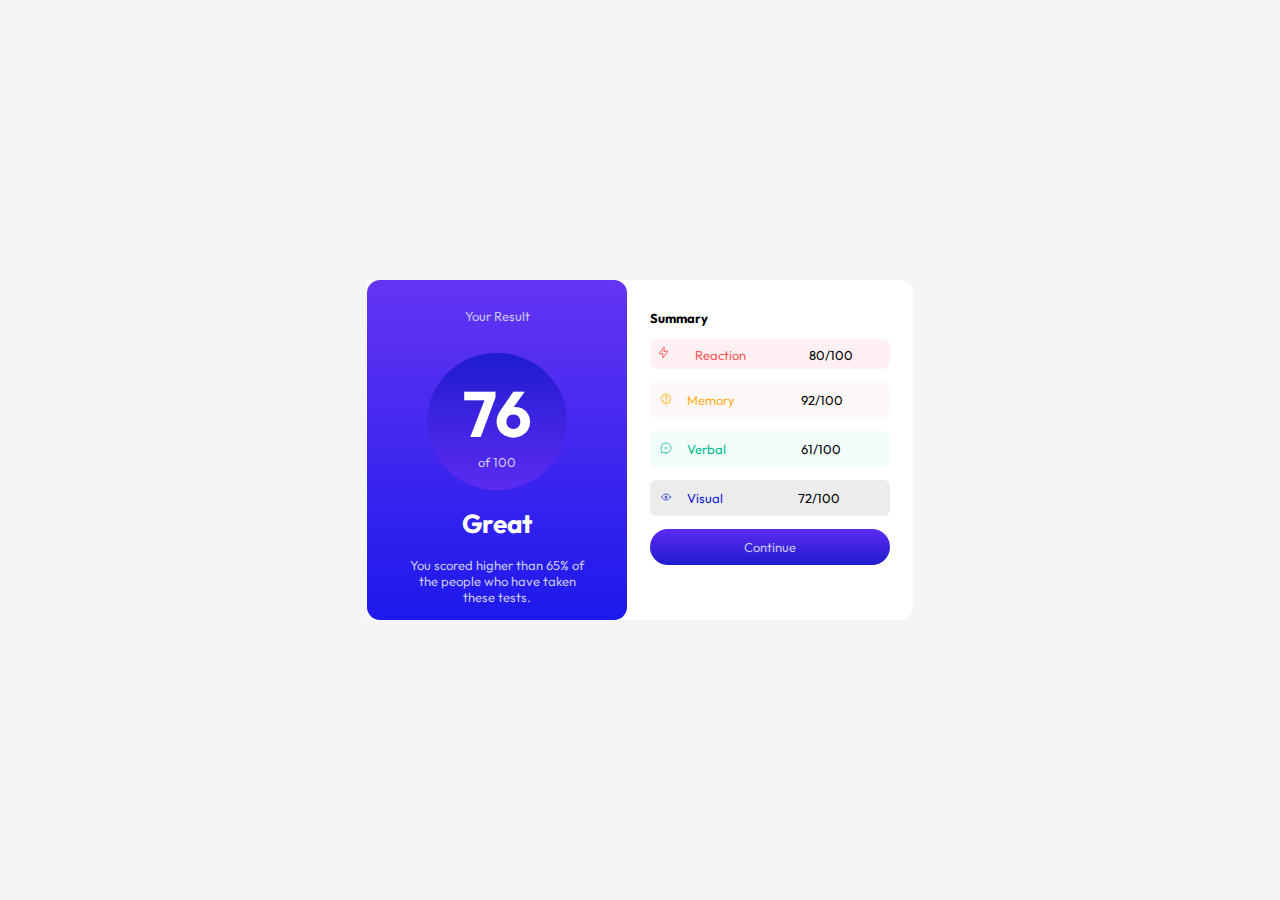
<file: index.html>
<!DOCTYPE html>
<html lang="en">
<head>
    <meta charset="UTF-8">
    <meta http-equiv="X-UA-Compatible" content="IE=edge">
    <meta name="viewport" content="width=device-width, initial-scale=1.0">
    <title>Summary Chanllange</title>
    <link rel="icon" href="/images/favicon-32x32.png" type="img/png" sizes="32x32">
    <link rel="stylesheet" href="style2.css">

    <link rel="preconnect" href="https://fonts.googleapis.com">
<link rel="preconnect" href="https://fonts.gstatic.com" crossorigin>
<link href="https://fonts.googleapis.com/css2?family=Outfit:wght@100;200;300;500;600;700;800;900&display=swap" rel="stylesheet">


</head>
<body>
    <div class="container" style="background-color:  hsl(0, 0%, 100%);
    border-bottom-right-radius: 20px; border-top-right-radius: 20px;">



        <div class="mgb">
            <p>Your Result</p> <br>
        
         <div class="emg">
            <strong class="btn">76</strong> <br>
          of 100
         </div>

         <h1>Great</h1>
         You scored higher than 65%  of <br> the people
         who have taken <br> these tests.
        </div>
    



        <div class="sumg">
            <strong>Summary</strong>

            <p class="col1">
               <img src="images/icon-reaction.svg" alt="reacton image" sizes="10x10" width="15px" height="15px"> &nbsp; <span class="react"> Reaction</span> &nbsp;&nbsp;&nbsp;&nbsp;&nbsp;&nbsp;&nbsp;&nbsp;&nbsp;&nbsp;&nbsp;&nbsp;&nbsp;&nbsp;
                <span>80/100</span>
            </p>


            <p class="col2">
                <img src="images/icon-memory.svg" alt="icon-memory"sizes="10x10" width="12px" height="12px"><span class="mem">Memory</span>&nbsp;&nbsp;&nbsp;&nbsp;&nbsp;&nbsp;&nbsp;&nbsp;&nbsp;&nbsp;&nbsp;&nbsp;&nbsp; &nbsp;&nbsp; <span>92/100</span>
            </p>


            <p class="col3">
                <img src="images/icon-verbal.svg" alt="icon-verbal" width="12px" height="12px" sizes="10x10"><span class="ver">Verbal</span>&nbsp;&nbsp;&nbsp;&nbsp;&nbsp;&nbsp;&nbsp;&nbsp;&nbsp;&nbsp;&nbsp;&nbsp;&nbsp;&nbsp;&nbsp;&nbsp;&nbsp;&nbsp;&nbsp;
                <span>61/100</span>
            </p>


            <p class="col4">
                <img src="images/icon-visual.svg" alt="icon-visual" width="12px" height="12px" sizes="10x10"><span class="vis">Visual</span>&nbsp;&nbsp;&nbsp;&nbsp;&nbsp;&nbsp;&nbsp;&nbsp;&nbsp;&nbsp;&nbsp;&nbsp;&nbsp;&nbsp;&nbsp;&nbsp;&nbsp;&nbsp;&nbsp;
                <span>72/100</span>
            </p>


            <div class="con">
                Continue
            </div>


        </div>


    </div>
    
</body>
</html>
</file>
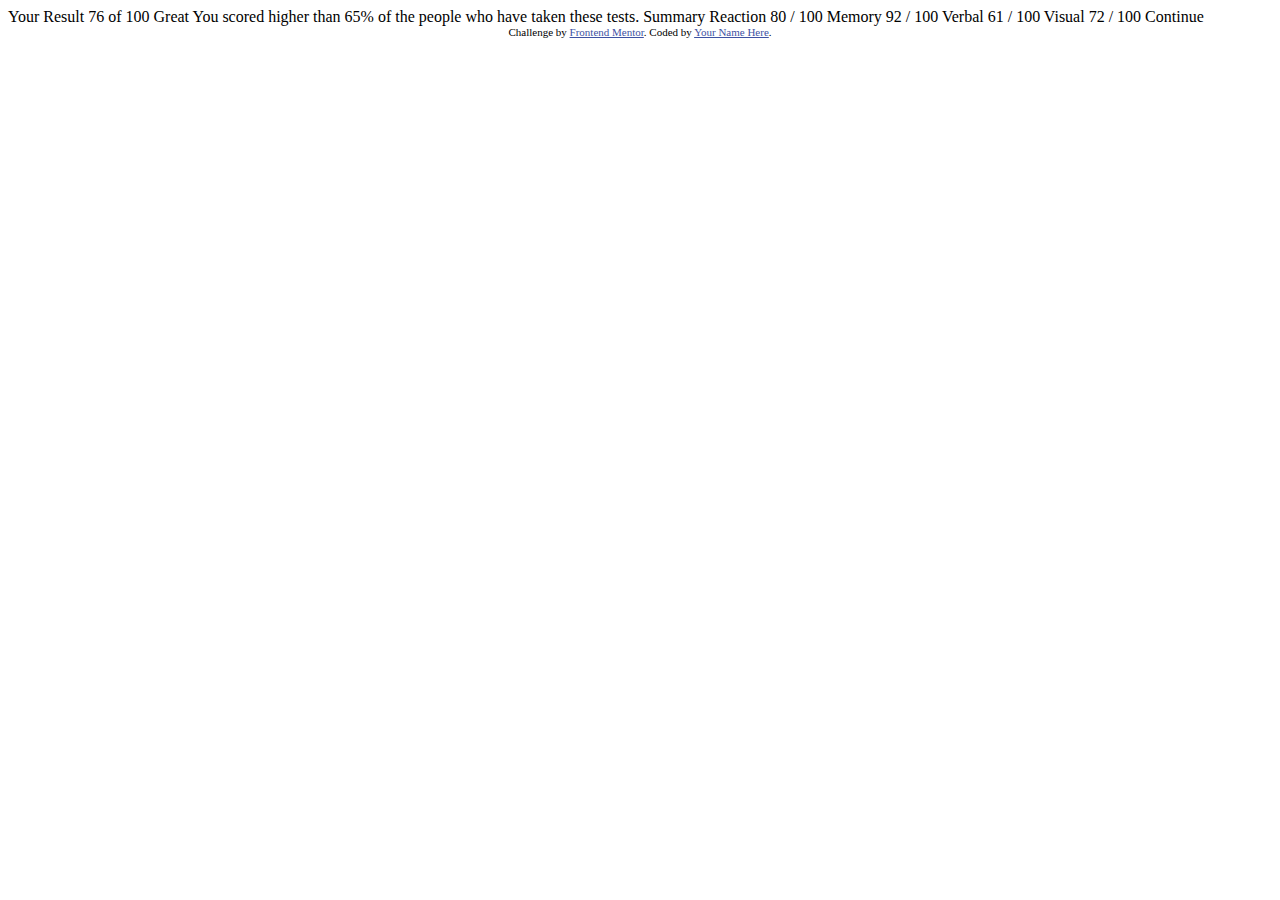
<file: CHANLLAGE 2/index.html>
<!DOCTYPE html>
<html lang="en">
<head>
  <meta charset="UTF-8">
  <meta name="viewport" content="width=device-width, initial-scale=1.0"> <!-- displays site properly based on user's device -->

  <link rel="icon" type="image/png" sizes="32x32" href="./assets/images/favicon-32x32.png">
  
  <title>Frontend Mentor | Results summary component</title>

  <!-- Feel free to remove these styles or customise in your own stylesheet 👍 -->
  <style>
    .attribution { font-size: 11px; text-align: center; }
    .attribution a { color: hsl(228, 45%, 44%); }
  </style>
</head>
<body>

  Your Result
  76
  of 100

  Great
  You scored higher than 65% of the people who have taken these tests.
  
  Summary

  Reaction
  80 / 100

  Memory
  92 / 100

  Verbal
  61 / 100

  Visual
  72 / 100

  Continue
  
  <div class="attribution">
    Challenge by <a href="https://www.frontendmentor.io?ref=challenge" target="_blank">Frontend Mentor</a>. 
    Coded by <a href="#">Your Name Here</a>.
  </div>
</body>
</html>
</file>
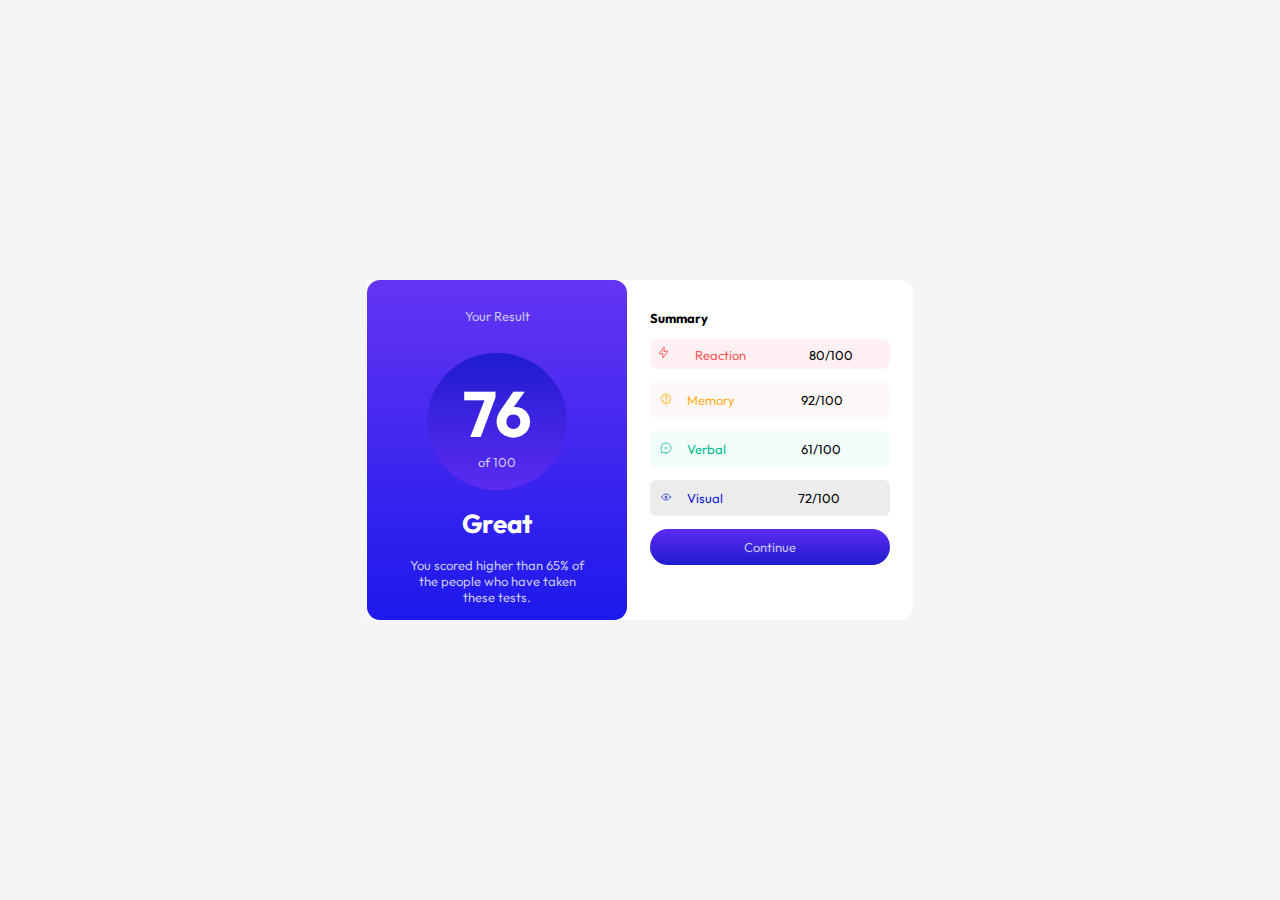
<file: index2.html>
<!DOCTYPE html>
<html lang="en">
<head>
    <meta charset="UTF-8">
    <meta http-equiv="X-UA-Compatible" content="IE=edge">
    <meta name="viewport" content="width=device-width, initial-scale=1.0">
    <title>Summary Chanllange</title>
    <link rel="icon" href="/CHANLLAGE 2/images/favicon-32x32.png" type="img/png" sizes="32x32">
    <link rel="stylesheet" href="style2.css">

    <link rel="preconnect" href="https://fonts.googleapis.com">
<link rel="preconnect" href="https://fonts.gstatic.com" crossorigin>
<link href="https://fonts.googleapis.com/css2?family=Outfit:wght@100;200;300;500;600;700;800;900&display=swap" rel="stylesheet">


</head>
<body>
    <div class="container" style="background-color:  hsl(0, 0%, 100%);
    border-bottom-right-radius: 20px; border-top-right-radius: 20px;">



        <div class="mgb">
            <p>Your Result</p> <br>
        
         <div class="emg">
            <strong class="btn">76</strong> <br>
          of 100
         </div>

         <h1>Great</h1>
         You scored higher than 65%  of <br> the people
         who have taken <br> these tests.
        </div>
    



        <div class="sumg">
            <strong>Summary</strong>

            <p class="col1">
               <img src="/CHANLLAGE 2/images/icon-reaction.svg" alt="reacton image" sizes="10x10" width="15px" height="15px"> &nbsp; <span class="react"> Reaction</span> &nbsp;&nbsp;&nbsp;&nbsp;&nbsp;&nbsp;&nbsp;&nbsp;&nbsp;&nbsp;&nbsp;&nbsp;&nbsp;&nbsp;
                <span>80/100</span>
            </p>


            <p class="col2">
                <img src="/CHANLLAGE 2/images/icon-memory.svg" alt="icon-memory"sizes="10x10" width="12px" height="12px"><span class="mem">Memory</span>&nbsp;&nbsp;&nbsp;&nbsp;&nbsp;&nbsp;&nbsp;&nbsp;&nbsp;&nbsp;&nbsp;&nbsp;&nbsp; &nbsp;&nbsp; <span>92/100</span>
            </p>


            <p class="col3">
                <img src="/CHANLLAGE 2/images/icon-verbal.svg" alt="icon-verbal" width="12px" height="12px" sizes="10x10"><span class="ver">Verbal</span>&nbsp;&nbsp;&nbsp;&nbsp;&nbsp;&nbsp;&nbsp;&nbsp;&nbsp;&nbsp;&nbsp;&nbsp;&nbsp;&nbsp;&nbsp;&nbsp;&nbsp;&nbsp;&nbsp;
                <span>61/100</span>
            </p>


            <p class="col4">
                <img src="/CHANLLAGE 2/images/icon-visual.svg" alt="icon-visual" width="12px" height="12px" sizes="10x10"><span class="vis">Visual</span>&nbsp;&nbsp;&nbsp;&nbsp;&nbsp;&nbsp;&nbsp;&nbsp;&nbsp;&nbsp;&nbsp;&nbsp;&nbsp;&nbsp;&nbsp;&nbsp;&nbsp;&nbsp;&nbsp;
                <span>72/100</span>
            </p>


            <div class="con">
                Continue
            </div>


        </div>


    </div>
    
</body>
</html>
</file>
<file: style2.css>
body {
    background-color: rgb(244, 245, 246);
    width: 100vh;
    height: 100vh;
    display:flex;
    align-items: center;
    justify-content: center;
    margin: auto;
    font-family: 'Outfit', sans-serif;
    
}

.container {
    display: flex;
    justify-content: center;


}
    
.mgb {
    background-image: linear-gradient(hsl(255, 89%, 58%), hsl(241, 84%, 51%));
    border-radius: 13px;
    text-align: center;
    color:hwb(241 78% 0%);
    font-size: 13px;
    font-weight: 500px;
    width: 15rem;
    padding:15px 10px;

    
}
.emg{
    background-color:hsl(0, 0%, 100%);
    border-radius: 50%;
    padding: 20px 20px;
    width: 100px;
    margin: auto;
    background-image: linear-gradient( hsl(241, 76%, 46%),hsl(255, 89%, 56%));
}
.btn {
    font-size: 4rem;
    color: hsl(0, 0%, 100%);
    font-weight: 700px;
}
h1 {
    color: hsl(0, 0%, 100%); 

} 



.sumg {
    background-color: hsl(0, 0%, 100%);
    border-radius: 13px;
    font-size: 13px;
    font-weight: 500px;
    width: 15rem;
    padding:30px 23px;
    height: auto;


}
.col1 {
    border: 1px;
    background-color:rgb(255, 241, 243);
    padding: 6px;
    border-radius: 8px;
    font-size: 13px;
}
.react {
    color: hsl(0, 100%, 67%);
    padding: 15px;
}
.col2 {
    border: 1px;
    background-color: hsla(0, 78%, 96%, 0.368);
    padding: 10px;
    border-radius: 6px;
    font-size: 13px;
}
.mem {
    color: hsl(39, 100%, 56%);
    padding: 15px;
}
.col3 {
    border: 1px;
    background-color: hsla(165, 67%, 93%, 0.426) ;
    padding: 10px;
    border-radius: 6px;
    font-size: 13px;
}
.ver {
    color:  hsl(166, 100%, 37%) ;
    padding: 15px;
    
}.col4 {
    border: 1px;
    background-color: rgba(176, 177, 182, 0.244)  ;
    padding: 10px;
    border-radius: 6px;
    font-size: 13px;
}
.vis {
    color: hsl(234, 85%, 45%);
    padding: 15px;
}
.con {
    border: 1px;
    background-image: linear-gradient(hsl(255, 89%, 56%),  hsl(241, 76%, 46%)) ;
    padding: 10px;
    border-radius: 50px;
    width: 30%px;
    color:hsl(241, 100%, 89%) ;
    text-align: center;
}
</file>
